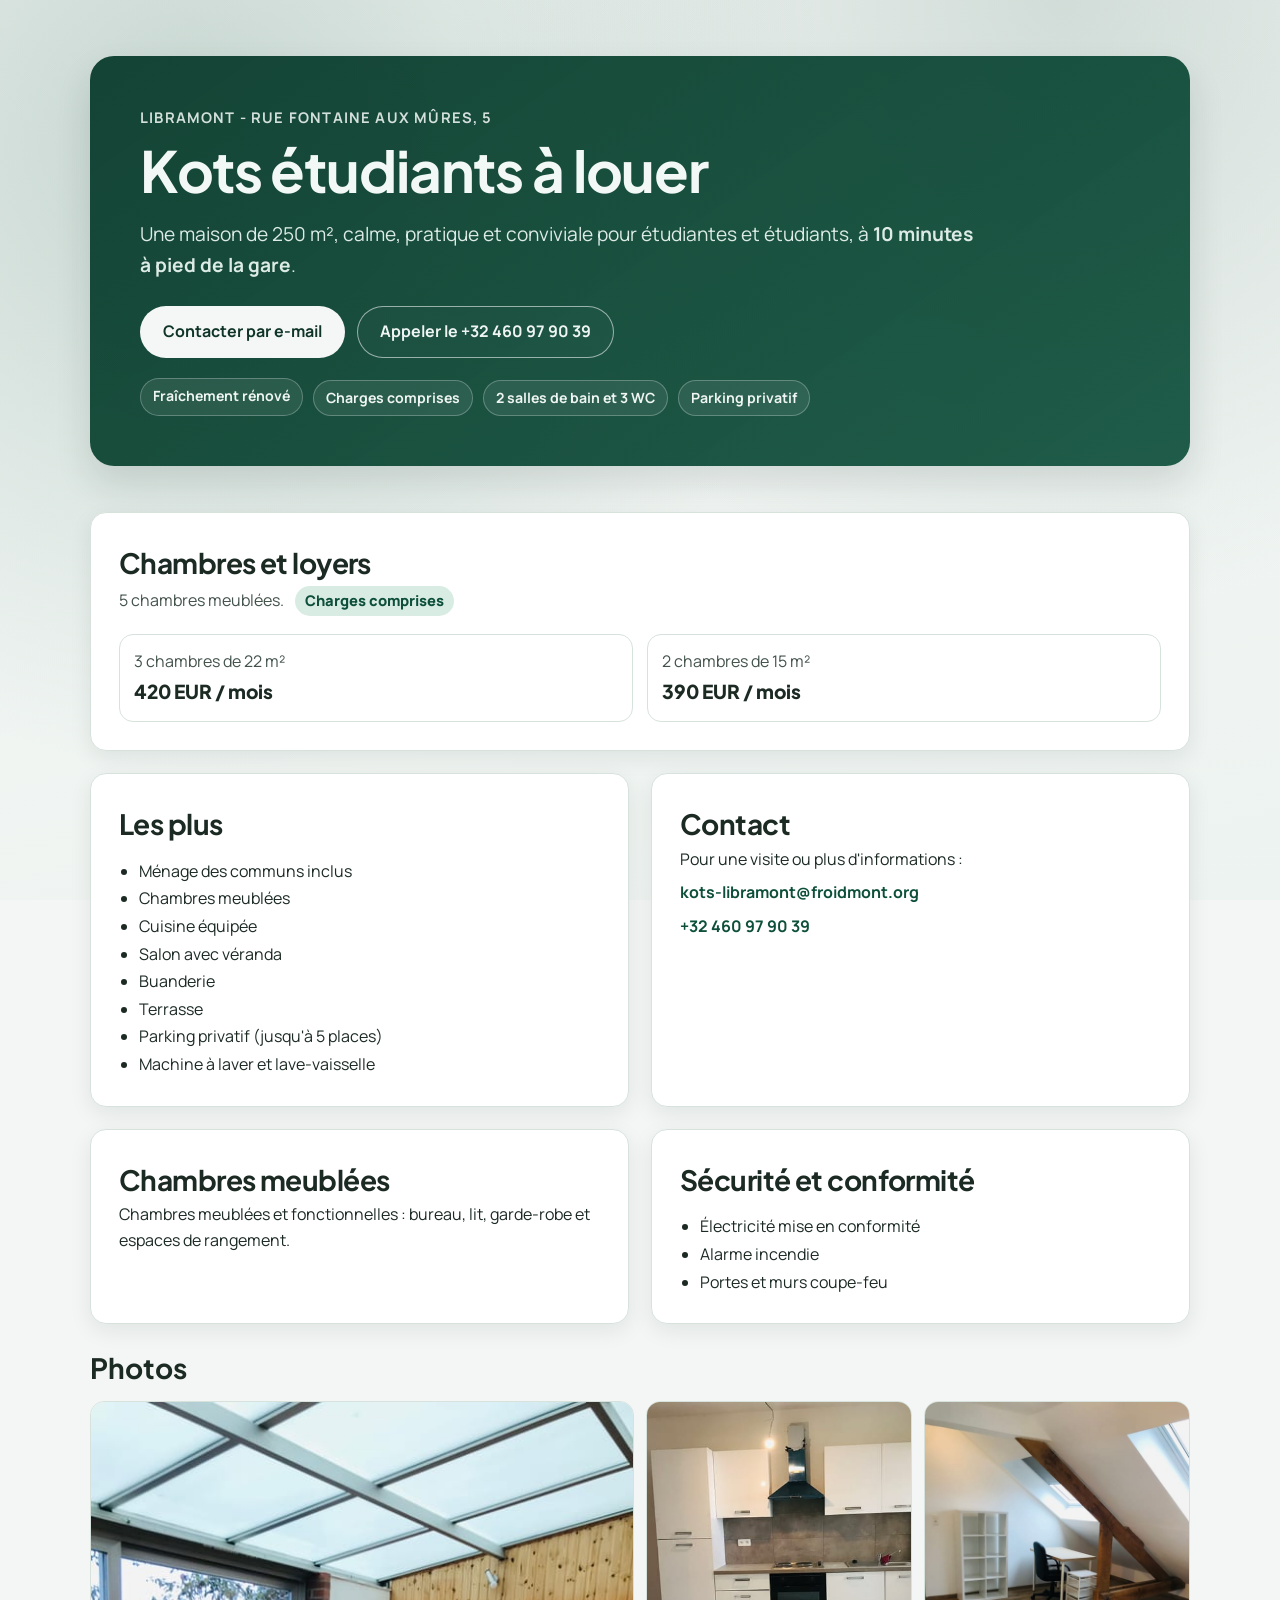
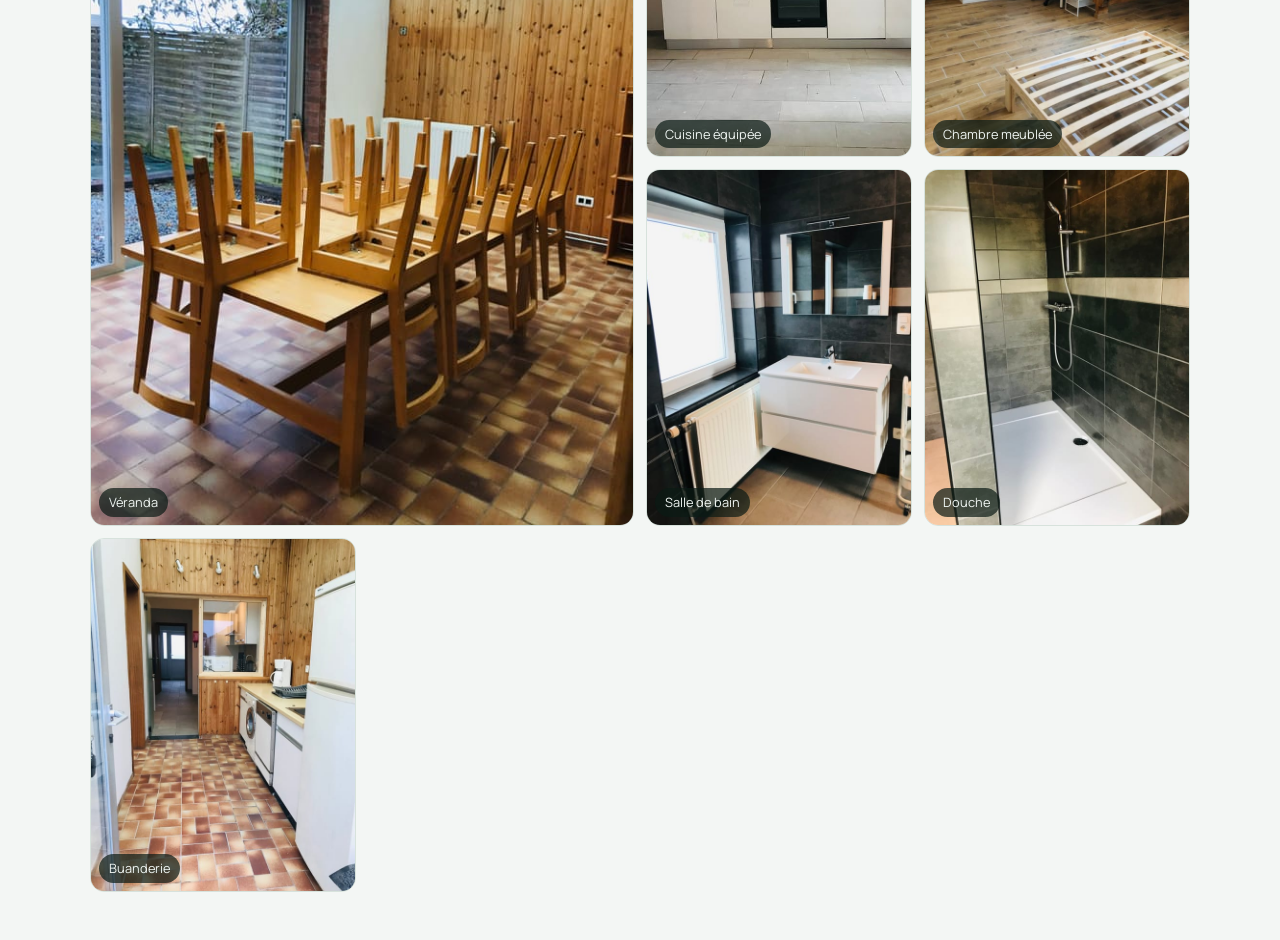
<file: sites/kots-libramont/index.html>
<!doctype html>
<html lang="fr">
  <head>
    <meta charset="utf-8">
    <meta name="viewport" content="width=device-width, initial-scale=1">
    <title>Kots étudiants à louer | Libramont</title>
    <meta
      name="description"
      content="Kots étudiants à louer à Libramont : maison de 250 m² avec 5 chambres meublées, espaces communs confortables, charges comprises, à 10 minutes à pied de la gare."
    >
    <link rel="preconnect" href="https://fonts.googleapis.com">
    <link rel="preconnect" href="https://fonts.gstatic.com" crossorigin>
    <link
      href="https://fonts.googleapis.com/css2?family=Plus+Jakarta+Sans:wght@400;500;600;700;800&family=Manrope:wght@400;500;600;700&display=swap"
      rel="stylesheet"
    >
    <link rel="stylesheet" href="./styles.css">
  </head>
  <body>
    <div class="page-bg" aria-hidden="true"></div>

    <header class="hero">
      <div class="hero__inner container">
        <p class="hero__eyebrow">Libramont - Rue Fontaine aux Mûres, 5</p>
        <h1>Kots étudiants à louer</h1>
        <p class="hero__lead">
          Une maison de 250 m², calme, pratique et conviviale pour étudiantes et étudiants,
          à <strong>10 minutes à pied de la gare</strong>.
        </p>
        <div class="hero__cta">
          <a class="button button--primary" href="mailto:kots-libramont@froidmont.org">Contacter par e-mail</a>
          <a class="button button--ghost" href="tel:+32460979039">Appeler le +32 460 97 90 39</a>
        </div>
        <ul class="hero__highlights" aria-label="Atouts principaux">
          <li>Fraîchement rénové</li>
          <li>Charges comprises</li>
          <li>2 salles de bain et 3 WC</li>
          <li>Parking privatif</li>
        </ul>
      </div>
    </header>

    <main class="container">
      <section class="card card--pricing" id="chambres">
        <div>
          <h2>Chambres et loyers</h2>
          <p>
            5 chambres meublées.
            <span class="pricing-highlight">Charges comprises</span>
          </p>
        </div>
        <div class="pricing-grid">
          <article class="price-item">
            <p class="price-item__size">3 chambres de 22 m²</p>
            <p class="price-item__value">420 EUR / mois</p>
          </article>
          <article class="price-item">
            <p class="price-item__size">2 chambres de 15 m²</p>
            <p class="price-item__value">390 EUR / mois</p>
          </article>
        </div>
      </section>

      <section class="info-grid" aria-label="Points forts">
        <article class="card">
          <h2>Les plus</h2>
          <ul>
            <li>Ménage des communs inclus</li>
            <li>Chambres meublées</li>
            <li>Cuisine équipée</li>
            <li>Salon avec véranda</li>
            <li>Buanderie</li>
            <li>Terrasse</li>
            <li>Parking privatif (jusqu'à 5 places)</li>
            <li>Machine à laver et lave-vaisselle</li>
          </ul>
        </article>

        <article class="card card--contact" id="contact">
          <h2>Contact</h2>
          <p>Pour une visite ou plus d'informations :</p>
          <p><a href="mailto:kots-libramont@froidmont.org">kots-libramont@froidmont.org</a></p>
          <p><a href="tel:+32460979039">+32 460 97 90 39</a></p>
        </article>
      </section>

      <section class="info-grid" aria-label="Confort et sécurité">
        <article class="card">
          <h2>Chambres meublées</h2>
          <p>Chambres meublées et fonctionnelles : bureau, lit, garde-robe et espaces de rangement.</p>
        </article>

        <article class="card">
          <h2>Sécurité et conformité</h2>
          <ul>
            <li>Électricité mise en conformité</li>
            <li>Alarme incendie</li>
            <li>Portes et murs coupe-feu</li>
          </ul>
        </article>
      </section>

      <section class="gallery" id="photos" aria-label="Photos du kot">
        <h2>Photos</h2>
        <div class="gallery__grid">
          <figure class="gallery__item gallery__item--wide">
            <img src="./assets/images/veranda.jpg" alt="Espace commun avec véranda">
            <figcaption>Véranda</figcaption>
          </figure>
          <figure class="gallery__item">
            <img src="./assets/images/cuisine.jpg" alt="Cuisine équipée">
            <figcaption>Cuisine équipée</figcaption>
          </figure>
          <figure class="gallery__item">
            <img src="./assets/images/chambre.jpg" alt="Chambre meublée">
            <figcaption>Chambre meublée</figcaption>
          </figure>
          <figure class="gallery__item">
            <img src="./assets/images/salle-de-bain.jpg" alt="Salle de bain">
            <figcaption>Salle de bain</figcaption>
          </figure>
          <figure class="gallery__item">
            <img src="./assets/images/douche.jpg" alt="Douche">
            <figcaption>Douche</figcaption>
          </figure>
          <figure class="gallery__item">
            <img src="./assets/images/buanderie.jpg" alt="Buanderie">
            <figcaption>Buanderie</figcaption>
          </figure>
        </div>
      </section>
    </main>
  </body>
</html>
</file>
<file: sites/kots-libramont/styles.css>
:root {
  --bg: #f3f6f4;
  --bg-soft: #ffffff;
  --surface: #ffffff;
  --ink: #1c2a24;
  --muted: #43524b;
  --brand: #0d4f3a;
  --brand-soft: #d9ece4;
  --line: #d7e2dc;
  --shadow: 0 18px 36px rgba(18, 35, 29, 0.12);
  --radius-lg: 24px;
  --radius-md: 16px;
}

* {
  box-sizing: border-box;
}

html,
body {
  margin: 0;
  padding: 0;
}

body {
  font-family: "Manrope", "Segoe UI", sans-serif;
  color: var(--ink);
  background: var(--bg);
  line-height: 1.6;
}

@keyframes riseIn {
  from {
    opacity: 0;
    transform: translateY(18px);
  }

  to {
    opacity: 1;
    transform: translateY(0);
  }
}

h1,
h2,
h3,
p,
ul,
figure {
  margin: 0;
}

img {
  display: block;
  width: 100%;
  height: auto;
}

a {
  color: inherit;
}

.page-bg {
  position: fixed;
  inset: 0;
  z-index: -1;
  background:
    radial-gradient(circle at 15% 15%, rgba(13, 79, 58, 0.2), transparent 48%),
    radial-gradient(circle at 83% 0%, rgba(90, 126, 114, 0.22), transparent 44%),
    linear-gradient(165deg, #f5f8f6 0%, #edf3f0 100%);
}

.container {
  width: min(1100px, 92vw);
  margin: 0 auto;
}

.hero {
  padding: 56px 0 20px;
}

.hero__inner {
  background: linear-gradient(145deg, rgba(8, 58, 43, 0.94), rgba(13, 79, 58, 0.92));
  color: #f2f8f5;
  border-radius: var(--radius-lg);
  box-shadow: var(--shadow);
  padding: clamp(28px, 5vw, 50px);
  animation: riseIn 0.6s ease-out both;
}

.hero__eyebrow {
  letter-spacing: 0.08em;
  text-transform: uppercase;
  font-size: 0.92rem;
  font-weight: 700;
  opacity: 0.86;
}

.hero h1,
h2 {
  font-family: "Plus Jakarta Sans", "Trebuchet MS", sans-serif;
}

.hero h1 {
  margin-top: 10px;
  font-size: clamp(2rem, 6vw, 3.55rem);
  line-height: 1.08;
  letter-spacing: -0.02em;
}

.hero__lead {
  margin-top: 18px;
  max-width: 70ch;
  font-size: clamp(1rem, 1.7vw, 1.2rem);
  color: #dcebe5;
}

.hero__cta {
  display: flex;
  flex-wrap: wrap;
  gap: 12px;
  margin-top: 26px;
}

.hero__highlights {
  list-style: none;
  display: flex;
  flex-wrap: wrap;
  gap: 10px;
  margin-top: 20px;
  padding: 0;
}

.hero__highlights li {
  padding: 6px 12px;
  border-radius: 999px;
  border: 1px solid rgba(255, 255, 255, 0.26);
  background: rgba(255, 255, 255, 0.08);
  color: #eef5f2;
  font-weight: 700;
  font-size: 0.88rem;
}

.button {
  display: inline-flex;
  align-items: center;
  justify-content: center;
  gap: 8px;
  border-radius: 999px;
  padding: 12px 22px;
  border: 1px solid transparent;
  text-decoration: none;
  font-weight: 700;
  transition: transform 0.2s ease, box-shadow 0.2s ease, background-color 0.2s ease;
}

.button:hover {
  transform: translateY(-1px);
}

.button--primary {
  background: #f5f7f6;
  color: #103528;
}

.button--primary:hover {
  box-shadow: 0 8px 20px rgba(0, 0, 0, 0.2);
}

.button--ghost {
  border-color: rgba(255, 255, 255, 0.55);
  color: #eef5f2;
  background: rgba(255, 255, 255, 0.02);
}

main {
  padding: 26px 0 48px;
  display: grid;
  gap: 22px;
}

.card {
  background: var(--surface);
  border: 1px solid var(--line);
  border-radius: var(--radius-md);
  box-shadow: 0 7px 22px rgba(19, 31, 26, 0.08);
  padding: clamp(18px, 2.4vw, 28px);
  animation: riseIn 0.6s ease-out both;
}

.card--pricing {
  animation-delay: 0.08s;
}

.info-grid .card:first-child {
  animation-delay: 0.14s;
}

.info-grid .card:last-child {
  animation-delay: 0.2s;
}

.card h2 {
  font-size: clamp(1.3rem, 2.4vw, 1.75rem);
  letter-spacing: -0.02em;
}

.card--pricing {
  display: grid;
  gap: 18px;
}

.card--pricing > div > p {
  color: var(--muted);
}

.pricing-highlight {
  display: inline-block;
  margin-left: 8px;
  padding: 3px 10px;
  border-radius: 999px;
  background: var(--brand-soft);
  color: var(--brand);
  font-weight: 800;
  font-size: 0.92rem;
  white-space: nowrap;
}

.pricing-grid {
  display: grid;
  grid-template-columns: repeat(2, minmax(180px, 1fr));
  gap: 14px;
}

.price-item {
  border: 1px solid var(--line);
  background: var(--bg-soft);
  border-radius: 14px;
  padding: 14px;
}

.price-item__size {
  color: var(--muted);
}

.price-item__value {
  font-family: "Plus Jakarta Sans", "Trebuchet MS", sans-serif;
  font-weight: 800;
  font-size: 1.2rem;
  margin-top: 2px;
}

.info-grid {
  display: grid;
  grid-template-columns: 1fr 1fr;
  gap: 22px;
}

ul {
  padding-left: 20px;
  margin-top: 12px;
}

li + li {
  margin-top: 2px;
}

.card--contact a {
  color: var(--brand);
  font-weight: 700;
  text-decoration: none;
}

.card--contact a:hover {
  text-decoration: underline;
}

.card--contact p + p {
  margin-top: 8px;
}

.gallery h2 {
  font-size: clamp(1.3rem, 2.4vw, 1.75rem);
  margin-bottom: 10px;
}

.gallery__grid {
  display: grid;
  gap: 12px;
  grid-template-columns: repeat(4, 1fr);
}

.gallery__item {
  position: relative;
  border-radius: 14px;
  overflow: hidden;
  border: 1px solid var(--line);
  background: #fff;
  min-height: 180px;
  animation: riseIn 0.6s ease-out both;
}

.gallery__item:nth-child(1) {
  animation-delay: 0.1s;
}

.gallery__item:nth-child(2) {
  animation-delay: 0.16s;
}

.gallery__item:nth-child(3) {
  animation-delay: 0.22s;
}

.gallery__item:nth-child(4) {
  animation-delay: 0.28s;
}

.gallery__item:nth-child(5) {
  animation-delay: 0.34s;
}

.gallery__item:nth-child(6) {
  animation-delay: 0.4s;
}

.gallery__item--wide {
  grid-column: span 2;
  grid-row: span 2;
}

.gallery__item img {
  width: 100%;
  height: 100%;
  object-fit: cover;
}

figcaption {
  position: absolute;
  left: 8px;
  bottom: 8px;
  background: rgba(10, 26, 20, 0.7);
  color: #eef4f1;
  font-size: 0.8rem;
  border-radius: 999px;
  padding: 4px 10px;
}

@media (max-width: 980px) {
  .info-grid {
    grid-template-columns: 1fr;
  }

  .gallery__grid {
    grid-template-columns: repeat(3, 1fr);
  }
}

@media (max-width: 720px) {
  .hero {
    padding-top: 22px;
  }

  .hero__inner {
    border-radius: 18px;
  }

  .pricing-grid {
    grid-template-columns: 1fr;
  }

  .gallery__grid {
    grid-template-columns: 1fr 1fr;
  }

  .gallery__item--wide {
    grid-column: span 2;
    grid-row: span 1;
    min-height: 220px;
  }
}

@media (max-width: 480px) {
  .gallery__grid {
    grid-template-columns: 1fr;
  }

  .gallery__item,
  .gallery__item--wide {
    grid-column: span 1;
    min-height: 220px;
  }

  .hero__cta {
    flex-direction: column;
  }

  .button {
    width: 100%;
  }

  .hero__highlights {
    margin-top: 14px;
  }
}

@media (prefers-reduced-motion: reduce) {
  .hero__inner,
  .card,
  .gallery__item,
  .button {
    animation: none;
    transition: none;
  }
}
</file>
